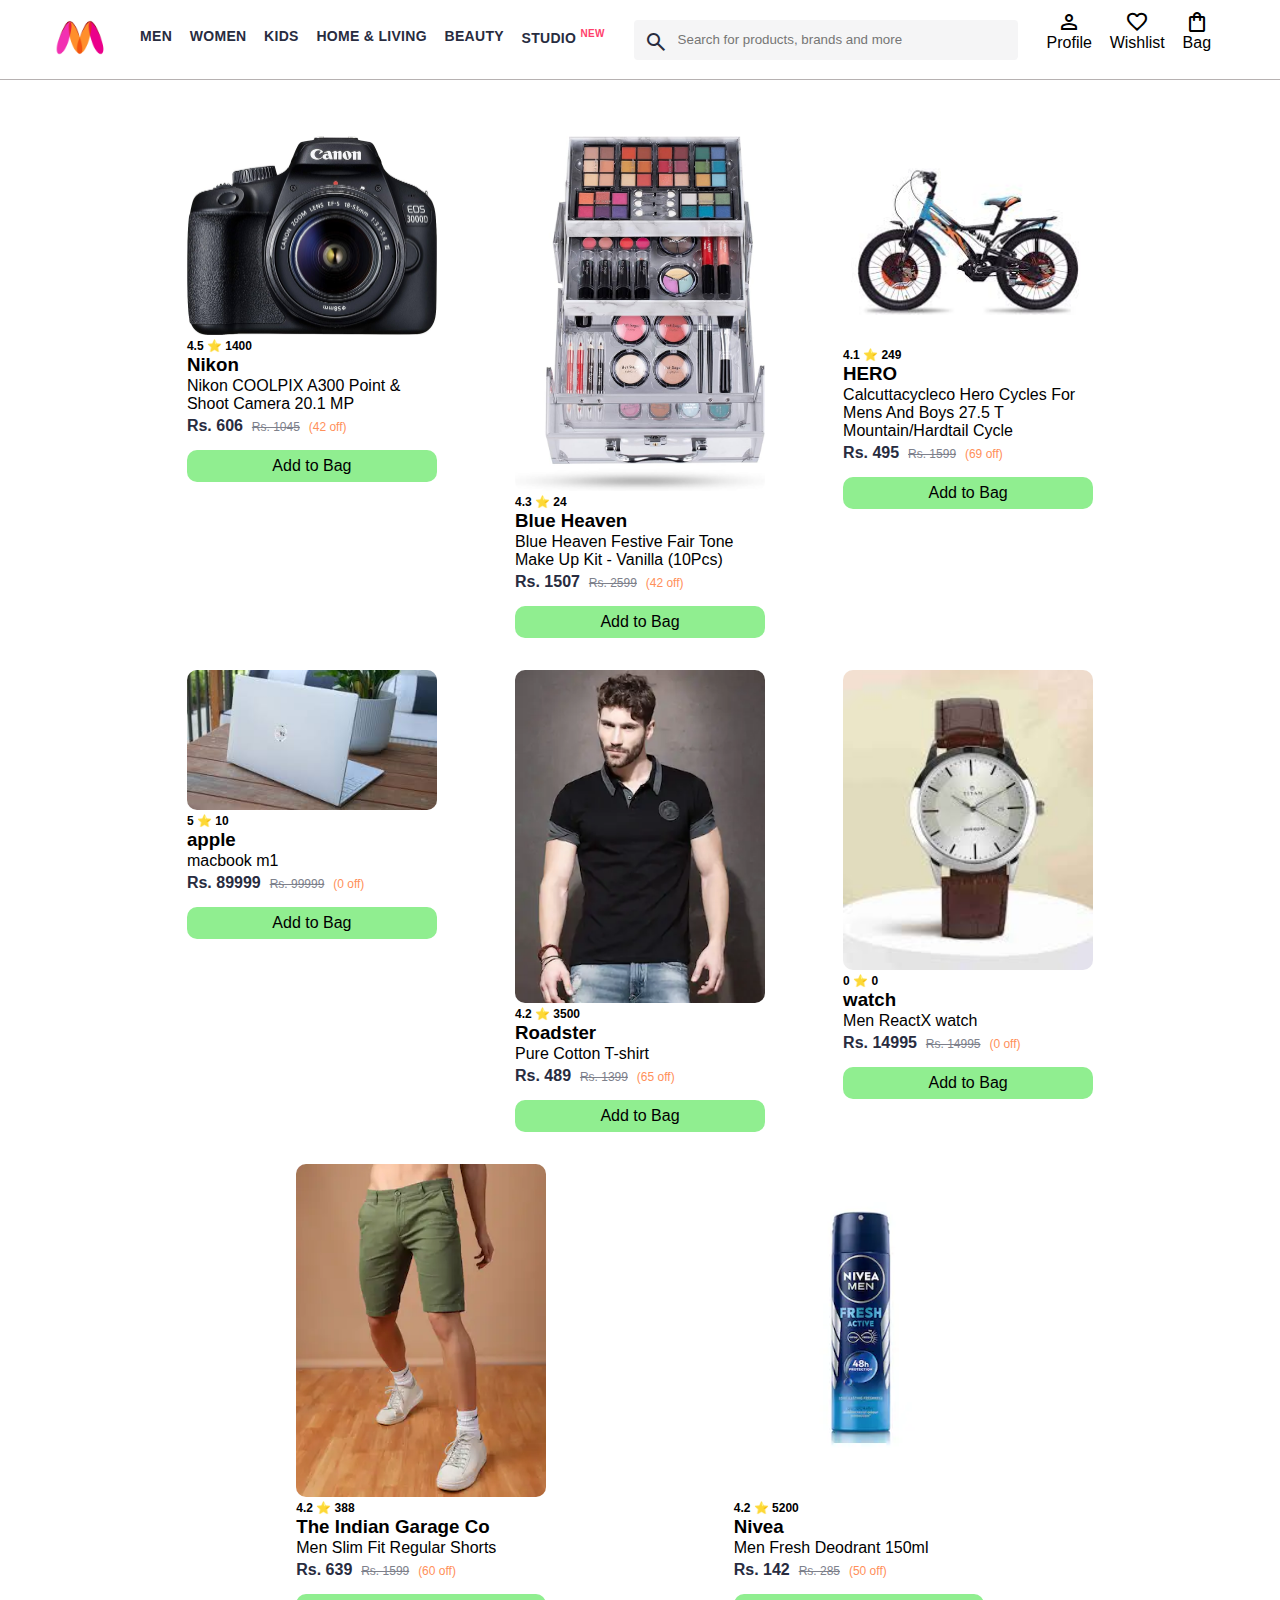
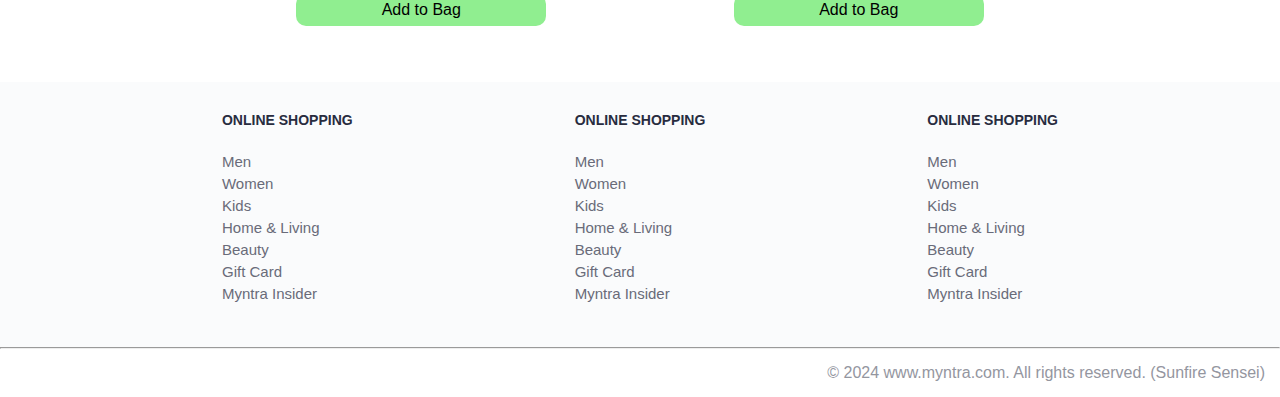
<file: index.html>
<!DOCTYPE html>
<html lang="en">
<head>
    <title>Myntra Functional Clone</title>
    <link rel="stylesheet" href="css/index.css">
    <link rel="stylesheet" href="https://fonts.googleapis.com/css2?family=Material+Symbols+Outlined:opsz,wght,FILL,GRAD@20..48,100..700,0..1,-50..200" />
</head>
<body>
    <header>
        <div class="logo_container">
            <a href="#"><img class="myntra_home" src="images/myntra_logo.webp" alt="Myntra Home"></a>
        </div>
        <nav class="nav_bar">
            <a href="#">Men</a>
            <a href="#">Women</a>
            <a href="#">Kids</a>
            <a href="#">Home & Living</a>
            <a href="#">Beauty</a>
            <a href="#">Studio <sup>New</sup></a>
        </nav>
        <div class="search_bar">
            <span class="material-symbols-outlined search_icon">search</span>
            <input class="search_input" placeholder="Search for products, brands and more">
        </div>
        <div class="action_bar">
            <div class="action_container">
                <span class="material-symbols-outlined action_icon">person</span>
                <span class="action_name">Profile</span>
            </div>

            <div class="action_container">
                <span class="material-symbols-outlined action_icon">favorite</span>
                <span class="action_name">Wishlist</span>
            </div>

            <a class="action_container" href="./pages/bag.html">
                <span class="material-symbols-outlined action_icon">shopping_bag</span>
                <span class="action_name">Bag</span>
                <span class="bag-item-count">0</span>
            </a>
        </div>
    </header>
    <main>
        <div class="items-container">
            <div class="item-container">
                <img src="./images/6.jpg" alt="img" class="item-image">
                <div class="rating">4.5 ⭐ 780</div>
                <div class="company">Patik Phillip</div>
                <div class="item-name">Men's analogue watch</div>
                <div class="price">
                    <span class="current-price">Rs. 824</span>
                    <span class="original-price">Rs. 3299</span>
                    <span class="discount-price">(75% off)</span>
                </div>
                <button class="btn-add-bag">Add to Bag</button>
            </div>
        </div>
    </main>
    <footer>
        <div class="footer_container">
            <div class="footer_column">
                <h3>ONLINE SHOPPING</h3>

                <a href="#">Men</a>
                <a href="#">Women</a>
                <a href="#">Kids</a>
                <a href="#">Home & Living</a>
                <a href="#">Beauty</a>
                <a href="#">Gift Card</a>
                <a href="#">Myntra Insider</a>
            </div>

            <div class="footer_column">
                <h3>ONLINE SHOPPING</h3>

                <a href="#">Men</a>
                <a href="#">Women</a>
                <a href="#">Kids</a>
                <a href="#">Home & Living</a>
                <a href="#">Beauty</a>
                <a href="#">Gift Card</a>
                <a href="#">Myntra Insider</a>
            </div>

            <div class="footer_column">
                <h3>ONLINE SHOPPING</h3>

                <a href="#">Men</a>
                <a href="#">Women</a>
                <a href="#">Kids</a>
                <a href="#">Home & Living</a>
                <a href="#">Beauty</a>
                <a href="#">Gift Card</a>
                <a href="#">Myntra Insider</a>
            </div>
        </div>
        <hr>

        <div class="copyright">
            © 2024 www.myntra.com. All rights reserved. (Sunfire Sensei)
        </div>
    </footer>

    <script src="./data/items.js"></script>
    <script src="./data/script.js"></script>
</body>
</html>
</file>
<file: css/index.css>
* {
    margin: 0;
    padding: 0;
    font-family: Assistant,-apple-system,BlinkMacSystemFont,Segoe UI,Roboto,Helvetica,Arial,sans-serif;
    box-sizing: border-box;
}
header {
    display: flex;
    background-color: #ffffff;
    height: 80px;
    justify-content: space-between;
    align-items: center;
    border-bottom: 1px solid #b6b1b1;
}
.myntra_home {
    height: 45px;
}
.logo_container {
    margin-left: 4%;
}
.action_bar {
    margin-right: 4%;
}
.nav_bar {
    display: flex;
    min-width: 500px;
    justify-content: space-evenly;
}
.nav_bar a {
    font-size: 14px;
    letter-spacing: .3px;
    color: #282c3f;
    font-weight: 700;
    text-transform: uppercase;
    text-decoration: none;
    padding: 28px 0;
    border-bottom: 5px solid #ffffff;
}
.nav_bar a:hover {
    border-bottom: 4px solid #f54e77;
}

.nav_bar a sup {
    color: #ff3f6c;
    font-size: 10px;
}

.search_bar {
    height: 40px;
    min-width: 200px;
    width: 30%;
    display: flex;
    align-items: center;
}
.search_icon {
    box-sizing: content-box;
    height: 20px;
    padding: 10px;

    background-color: #f5f5f6;
    color: #282c3f;
    font-weight: 300;
    border-radius: 4px 0 0 4px;
}
.search_input {
    color: #696e79;
    background-color: #f5f5f6;
    flex-grow: 1;
    height: 40px;
    border: 0;
    border-radius: 0 4px 4px 0;
}

.action_bar {
    display: flex;
    min-width: 200px;
    justify-content: space-evenly;
}

.action_container {
    display: flex;
    flex-direction: column;
    align-items: center;
}

/* Main section */
.banner_container {
    margin: 40px 0;
}
.banner_image {
    width: 100%;
}

.category_heading {
    text-transform: uppercase;
    color: #3e4152;
    letter-spacing: .15em;
    font-size: 1.8em;
    margin: 50px 0 10px 30px;
    max-height: 5em;
    font-weight: 700;
}

.category-items, .items-container {
    width: 80%;
    margin: 50px 10%;
    display: flex;
    flex-wrap: wrap;
    justify-content: space-evenly;
}

.sale_item {
    width: 250px;
}

.footer_container {
    padding: 30px 0px 40px 0px;
    background: #FAFBFC;
    display: flex;
    justify-content: space-evenly;
}

.footer_column {
    display: flex;
    flex-direction: column;
}

.footer_column h3 {
    color: #282c3f;
    font-size: 14px;
    margin-bottom: 25px;
}

.footer_column a {
    color: #696b79;
    font-size: 15px;
    text-decoration: none;
    padding-bottom: 5px;
}

.copyright {
    color: #94969f;
    text-align: end;
    padding: 15px;
}
.items-container{
    width: 80%;
    margin: 40px 10%;
}
.item-container{
    width: 250px;
    margin: 1rem 1.2rem;
}
.item-image{
    width: 100%;
    border-radius: 10px;
}
.rating{
    font-size: 12px;
    font-weight: 700;
}
.company{
    display: block;
    font-size: 1.17em;
    font-weight: bold;
    margin-top: 1px;
    margin-bottom: 0px;
}
.item-name{
    display: block;
    margin-top: 1px;
    font-weight: lighter;
}
.price{
    font-size: 14px;
    line-height: 15px;
    color: #282c3f;
    white-space: nowrap;
    margin-top: 5px;
}
.current-price{
    font-weight: 700;
    font-size: 16px;
}
.original-price{
    text-decoration: line-through;
    color: #7e818c;
    font-weight: 400;
    margin-left: 5px;
    font-size: 12px;
}
.discount-price{
    color: #ff905a;
    font-weight: 400;
    font-size: 12px;
    margin-left: 5px;
}
.btn-add-bag{
    background-color: lightgreen;
    border: none;
    padding: 7px 15px;
    border-radius: 10px;
    width: 100%;
    margin-top: 15px;
    font-size: 16px;
    cursor: pointer;
    transition: all 0.3s;
}
.btn-add-bag:hover{
    background-color: rgba(144, 238, 144, 0.694);
}
.bag-item-count{
    background-color: #f16565;
    white-space: nowrap;
    text-align: center;
    line-height: 18px;
    padding: 0 6px;
    height: 18px;
    position: relative;
    border-radius: 50%;
    font-size: 12px;
    color: #fff;
    left: 13px;
    top: -44px;
    font-weight: 700;
    cursor: pointer;
}
.action_container{
    text-decoration: none;
    color: #000;
}
</file>
